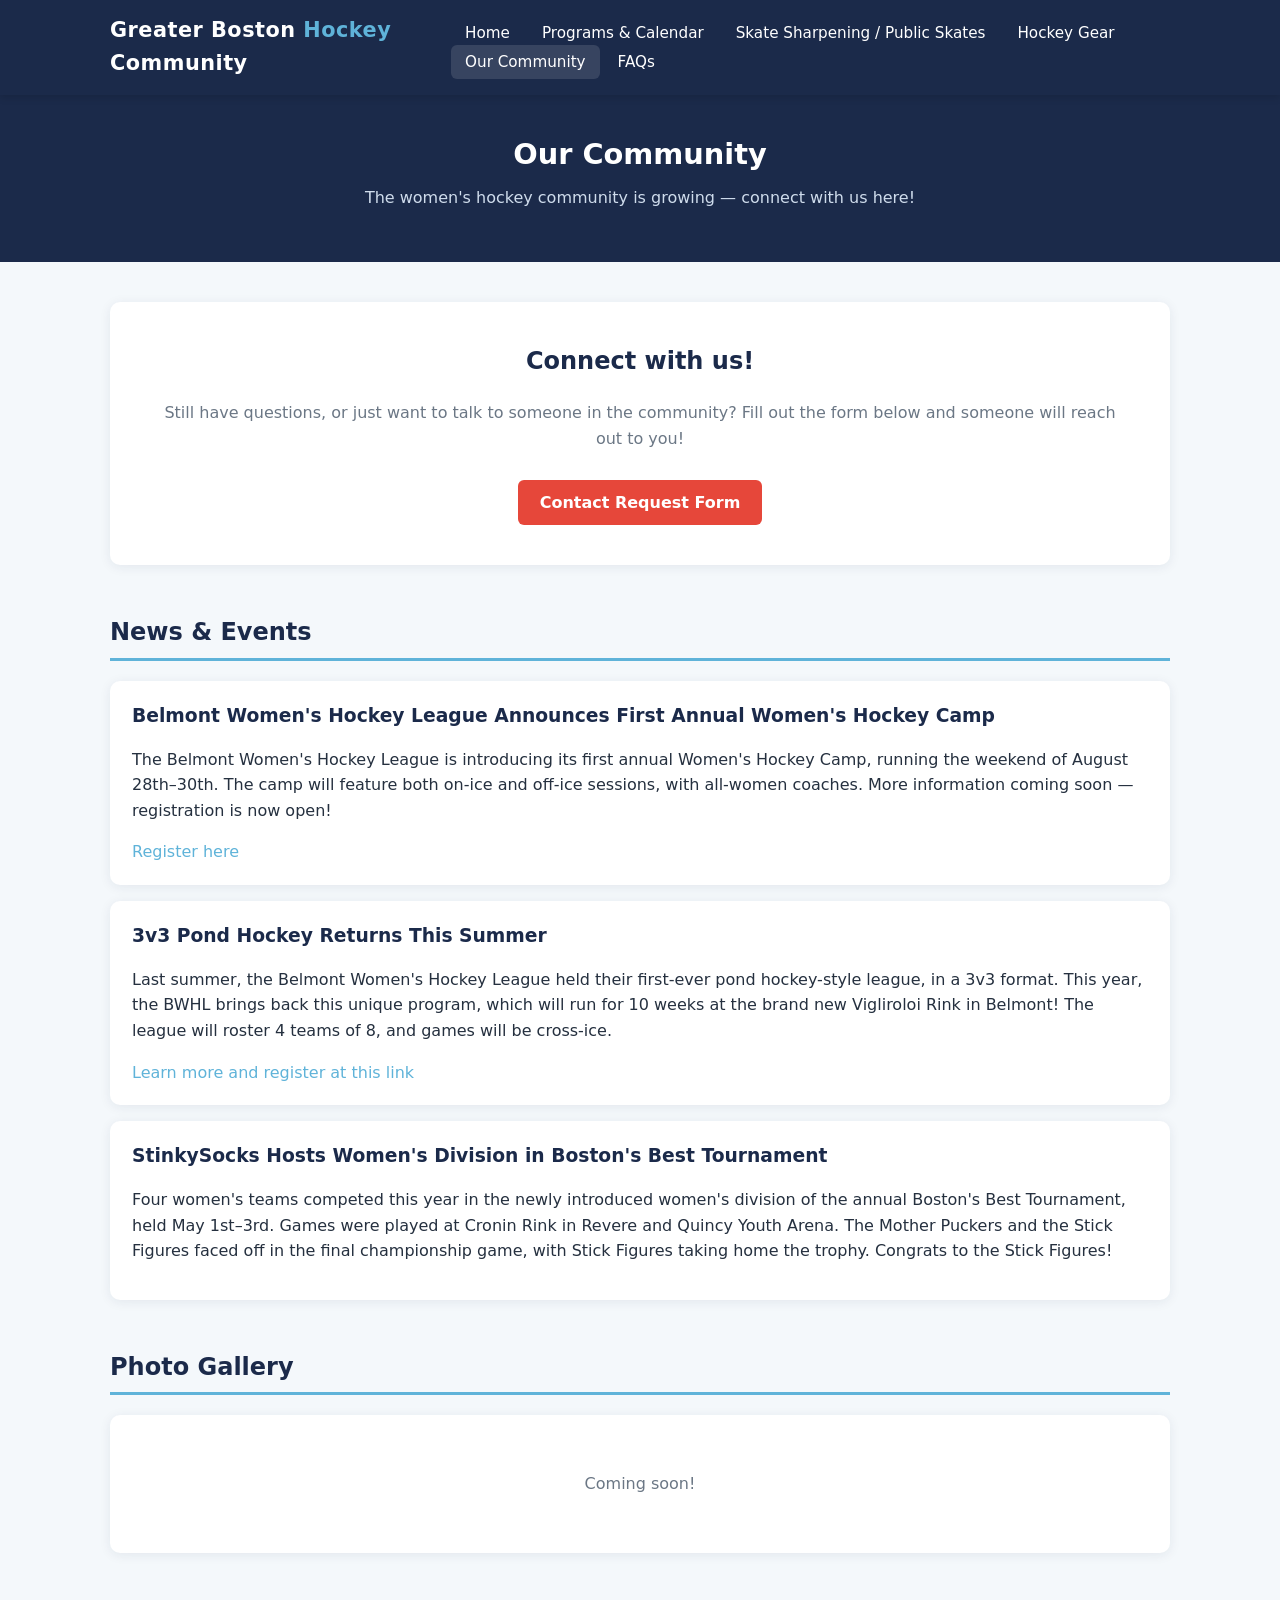
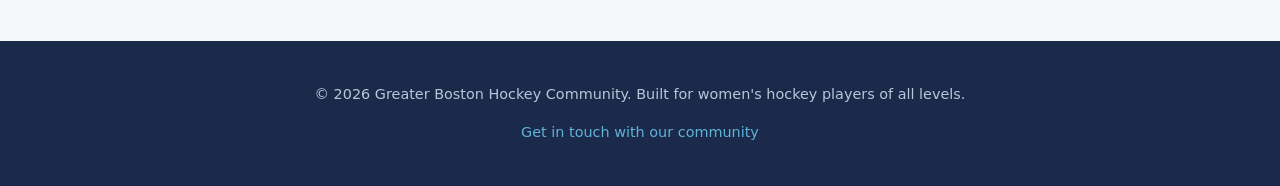
<file: community.html>
<!DOCTYPE html>
<html lang="en">
<head>
  <meta charset="UTF-8" />
  <meta name="viewport" content="width=device-width, initial-scale=1.0" />
  <title>Our Community | Greater Boston Hockey Community</title>
  <meta name="description" content="News, events, and updates from the Greater Boston hockey community — leagues, camps, and local hockey happenings." />
  <link rel="stylesheet" href="css/style.css" />
</head>
<body>

  <div class="page-header">
    <h1>Our Community</h1>
    <p>The women's hockey community is growing — connect with us here!</p>
  </div>

  <main>
    <div class="section coming-soon">
      <h2>Connect with us!</h2>
      <p>Still have questions, or just want to talk to someone in the community? Fill out the form below and someone will reach out to you!</p>
      <div class="cta-row">
        <a class="btn btn-accent" href="https://forms.gle/emENYDkDmKcyAKp9A" target="_blank" rel="noopener">Contact Request Form</a>
      </div>
    </div>

    <div class="section">
      <h2 style="color:#1b2a4a; border-bottom:3px solid #5fb3d9; padding-bottom:6px;">News &amp; Events</h2>

      <div class="news-item">
        <h3>Belmont Women's Hockey League Announces First Annual Women's Hockey Camp</h3>
        <p>The Belmont Women's Hockey League is introducing its first annual Women's Hockey Camp, running the weekend of August 28th–30th. The camp will feature both on-ice and off-ice sessions, with all-women coaches. More information coming soon — registration is now open!</p>
        <a href="https://www.belmontwomenshockey.org/programs" target="_blank" rel="noopener">Register here</a>
      </div>
    
      <div class="news-item">
        <h3>3v3 Pond Hockey Returns This Summer</h3>
        <p>Last summer, the Belmont Women's Hockey League held their first-ever pond hockey-style league, in a 3v3 format. This year, the BWHL brings back this unique program, which will run for 10 weeks at the brand new Vigliroloi Rink in Belmont! The league will roster 4 teams of 8, and games will be cross-ice.</p>
        <a href="https://www.belmontwomenshockey.org/programs" target="_blank" rel="noopener">Learn more and register at this link</a>
      </div>

      <div class="news-item">
        <h3>StinkySocks Hosts Women's Division in Boston's Best Tournament</h3>
        <p>Four women's teams competed this year in the newly introduced women's division of the annual Boston's Best Tournament, held May 1st–3rd. Games were played at Cronin Rink in Revere and Quincy Youth Arena. The Mother Puckers and the Stick Figures faced off in the final championship game, with Stick Figures taking home the trophy. Congrats to the Stick Figures!</p>
      </div>
    </div>

    <div class="section">
      <h2 style="color:#1b2a4a; border-bottom:3px solid #5fb3d9; padding-bottom:6px;">Photo Gallery</h2>
      <div class="coming-soon">
        <p>Coming soon!</p>
      </div>
    </div>
  </main>

  <script src="js/layout.js"></script>
</body>
</html>
</file>
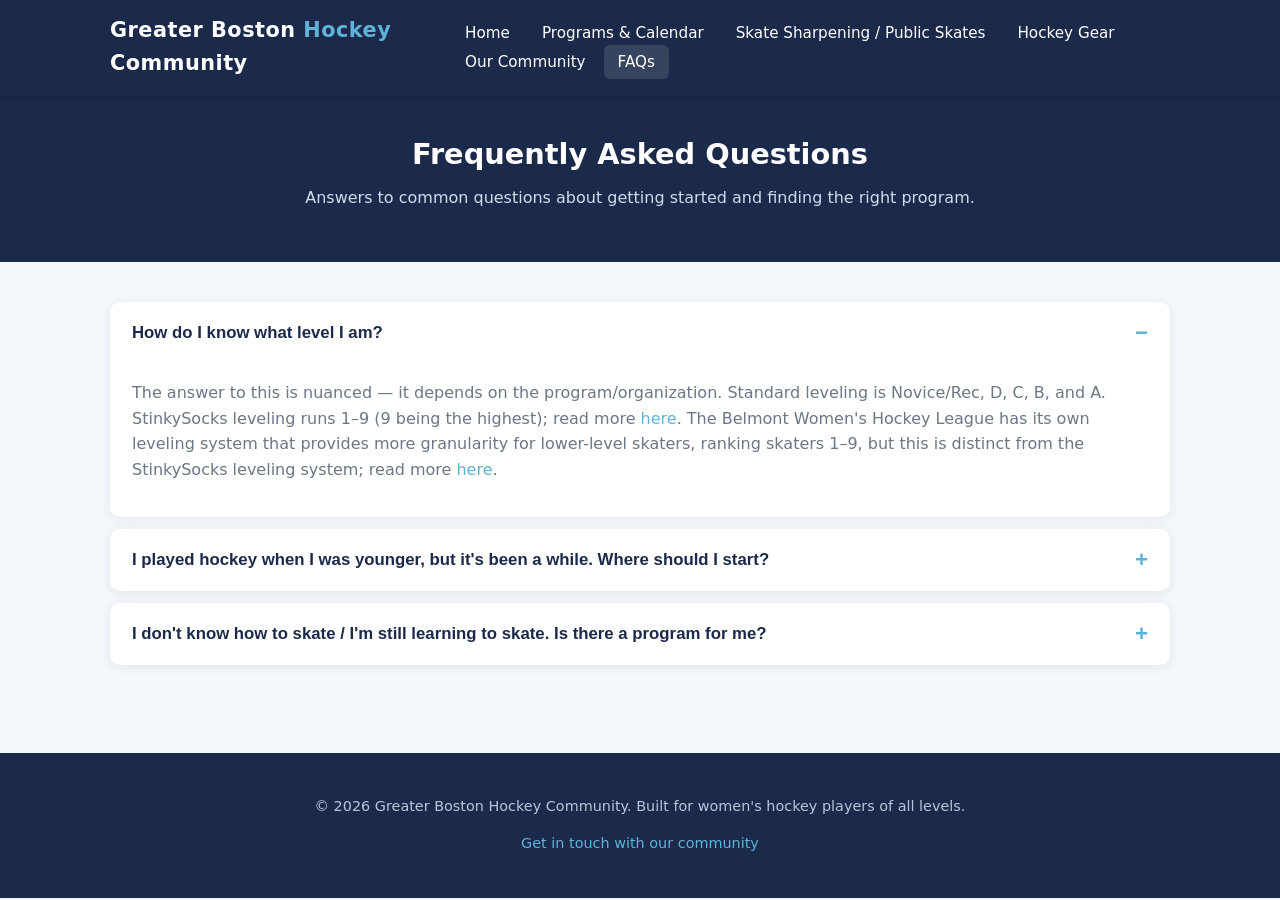
<file: faqs.html>
<!DOCTYPE html>
<html lang="en">
<head>
  <meta charset="UTF-8" />
  <meta name="viewport" content="width=device-width, initial-scale=1.0" />
  <title>FAQs | Greater Boston Hockey Community</title>
  <meta name="description" content="Answers to common questions about Greater Boston hockey leagues, programs, registration, and more." />
  <link rel="stylesheet" href="css/style.css" />
</head>
<body>
  <div class="page-header">
    <h1>Frequently Asked Questions</h1>
    <p>Answers to common questions about getting started and finding the right program.</p>
  </div>
  <main>
    <div class="section" id="faqContainer">
      <div class="faq-item open">
        <button class="faq-question">How do I know what level I am?</button>
        <div class="faq-answer">
          <p>The answer to this is nuanced — it depends on the program/organization. Standard leveling is Novice/Rec, D, C, B, and A. StinkySocks leveling runs 1–9 (9 being the highest); read more <a href="https://www.stinkysocks.net/about/levels/" target="_blank" rel="noopener">here</a>. The Belmont Women's Hockey League has its own leveling system that provides more granularity for lower-level skaters, ranking skaters 1–9, but this is distinct from the StinkySocks leveling system; read more <a href="https://www.belmontwomenshockey.org/rankings" target="_blank" rel="noopener">here</a>.</p>
        </div>
      </div>
      <div class="faq-item">
        <button class="faq-question">I played hockey when I was younger, but it's been a while. Where should I start?</button>
        <div class="faq-answer">
          <p>Right now, with more limited summer programming, a great place to start is the StinkySocks Skills Clinics (Mondays &amp; Fridays, Somerville) &mdash; co-ed, no multi-week commitment, and no jersey required. Or come to the Women's No-Commitment Game in Belmont, also commitment-free and welcoming to a range of skill levels (jersey purchase required in advance &mdash; visit <a href="https://www.stinkysocks.net/" target="_blank" rel="noopener">StinkySocks.net</a>). Warrior Arena also runs <a href="https://www.warrioricearena.com/skating-hockey-programs/?program=adult-hockey" target="_blank" rel="noopener">Women's Skills</a> year-round for a range of skill levels.</p>
        </div>
      </div>
      <div class="faq-item">
        <button class="faq-question">I don't know how to skate / I'm still learning to skate. Is there a program for me?</button>
        <div class="faq-answer">
          <p>Most of the beginner/learn-to-play programs are open to those still learning basic skating skills, especially the Somerville and Cambridge LTP programs. Check out our <a href="programs.html">Programs &amp; Calendar</a> page for the full list.</p>
        </div>
      </div>
    </div>
  </main>
  <script>
    document.querySelectorAll(".faq-question").forEach((btn) => {
      btn.addEventListener("click", () => {
        btn.parentElement.classList.toggle("open");
      });
    });
  </script>
  <script src="js/layout.js"></script>
</body>
</html>
</file>
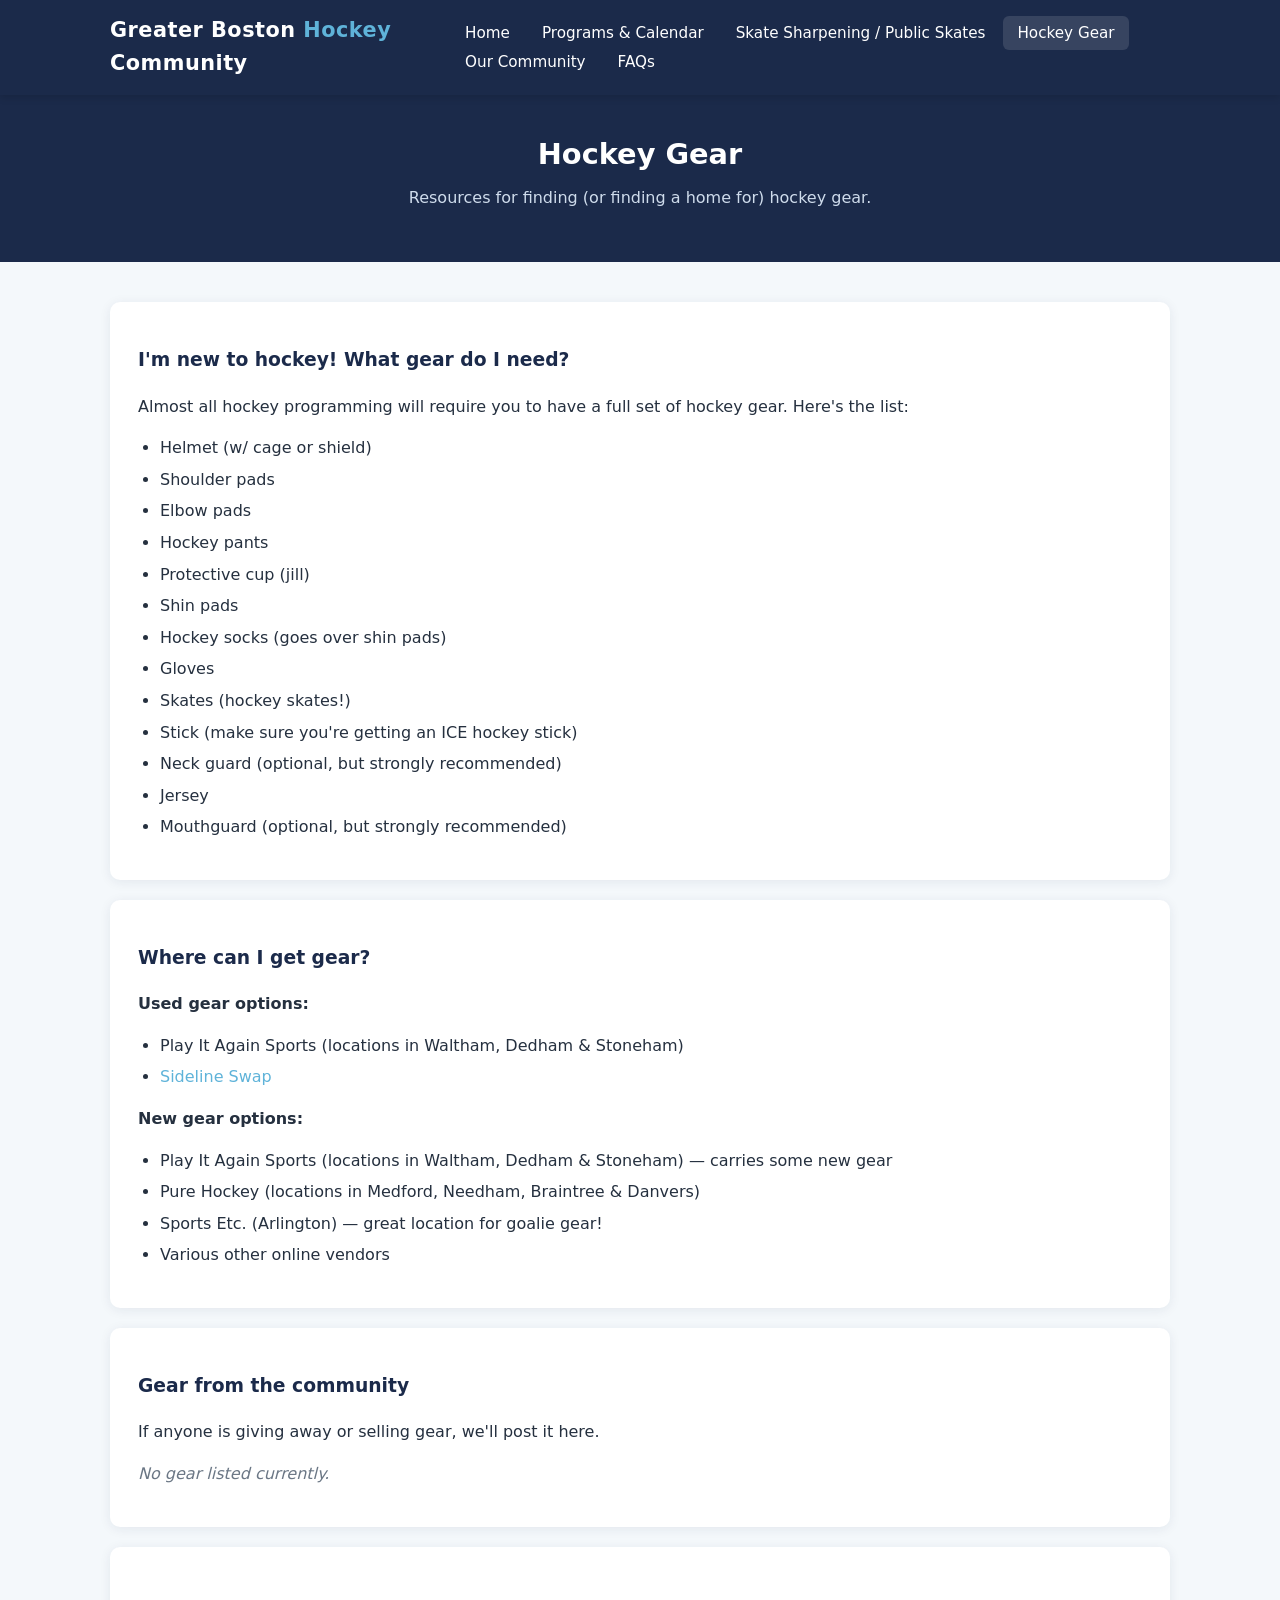
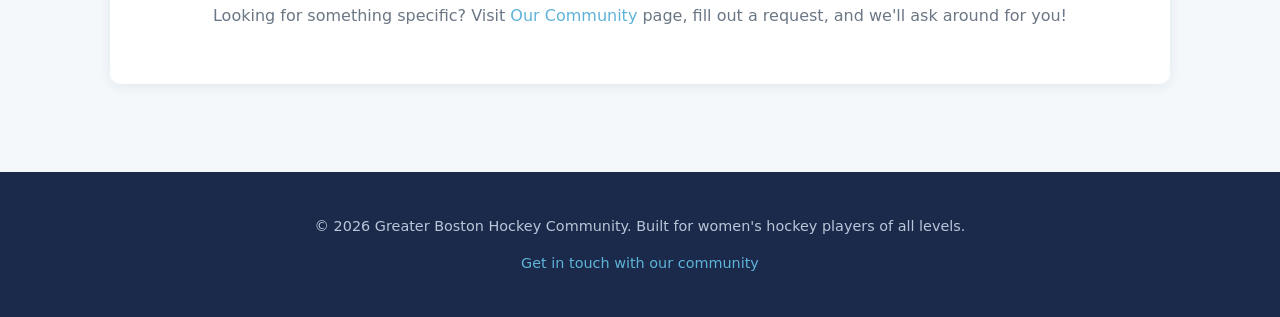
<file: gear.html>
<!DOCTYPE html>
<html lang="en">
<head>
  <meta charset="UTF-8" />
  <meta name="viewport" content="width=device-width, initial-scale=1.0" />
  <title>Hockey Gear | Greater Boston Hockey Community</title>
   <meta name="description" content="Find hockey gear shops, swaps, and resources for players across the Greater Boston area." />
  <link rel="stylesheet" href="css/style.css" />
</head>
<body>

  <div class="page-header">
    <h1>Hockey Gear</h1>
    <p>Resources for finding (or finding a home for) hockey gear.</p>
  </div>

  <main>
    <div class="section gear-list">
      <h3>I'm new to hockey! What gear do I need?</h3>
      <p>Almost all hockey programming will require you to have a full set of hockey gear. Here's the list:</p>
      <ul>
        <li>Helmet (w/ cage or shield)</li>
        <li>Shoulder pads</li>
        <li>Elbow pads</li>
        <li>Hockey pants</li>
        <li>Protective cup (jill)</li>
        <li>Shin pads</li>
        <li>Hockey socks (goes over shin pads)</li>
        <li>Gloves</li>
        <li>Skates (hockey skates!)</li>
        <li>Stick (make sure you're getting an ICE hockey stick)</li>
        <li>Neck guard (optional, but strongly recommended)</li>
        <li>Jersey</li>
        <li>Mouthguard (optional, but strongly recommended)</li>
      </ul>
    </div>

    <div class="section gear-list">
      <h3>Where can I get gear?</h3>
      <p><strong>Used gear options:</strong></p>
      <ul>
        <li>Play It Again Sports (locations in Waltham, Dedham &amp; Stoneham)</li>
        <li><a href="https://sidelineswap.com/" target="_blank" rel="noopener">Sideline Swap</a></li>
      </ul>
      <p><strong>New gear options:</strong></p>
      <ul>
        <li>Play It Again Sports (locations in Waltham, Dedham &amp; Stoneham) — carries some new gear</li>
        <li>Pure Hockey (locations in Medford, Needham, Braintree &amp; Danvers)</li>
        <li>Sports Etc. (Arlington) — great location for goalie gear!</li>
        <li>Various other online vendors</li>
      </ul>
    </div>

    <div class="section gear-list">
      <h3>Gear from the community</h3>
      <p>If anyone is giving away or selling gear, we'll post it here.</p>
      <p style="color:#6b7785;"><em>No gear listed currently.</em></p>
    </div>

    <div class="section coming-soon">
      <p>Looking for something specific? Visit <a href="community.html">Our Community</a> page, fill out a request, and we'll ask around for you!</p>
    </div>
  </main>

  <script src="js/layout.js"></script>
</body>
</html>
</file>
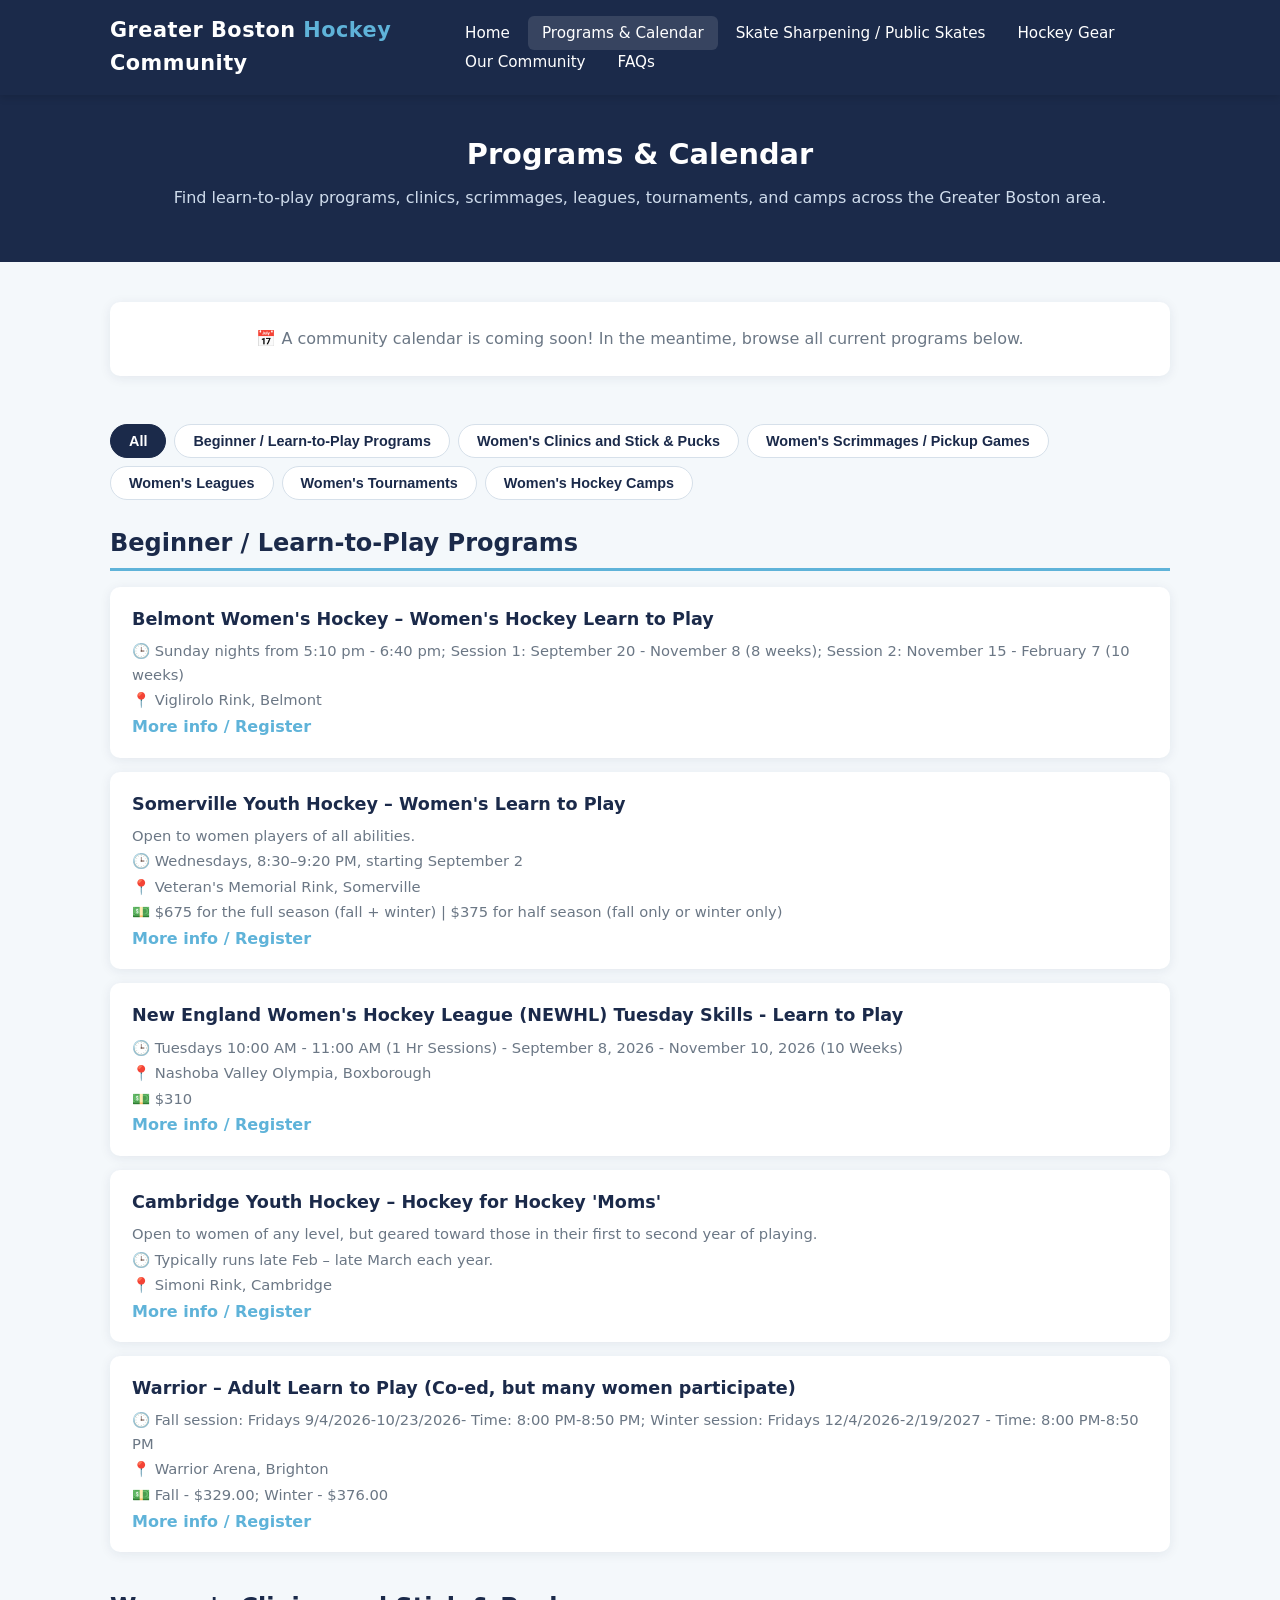
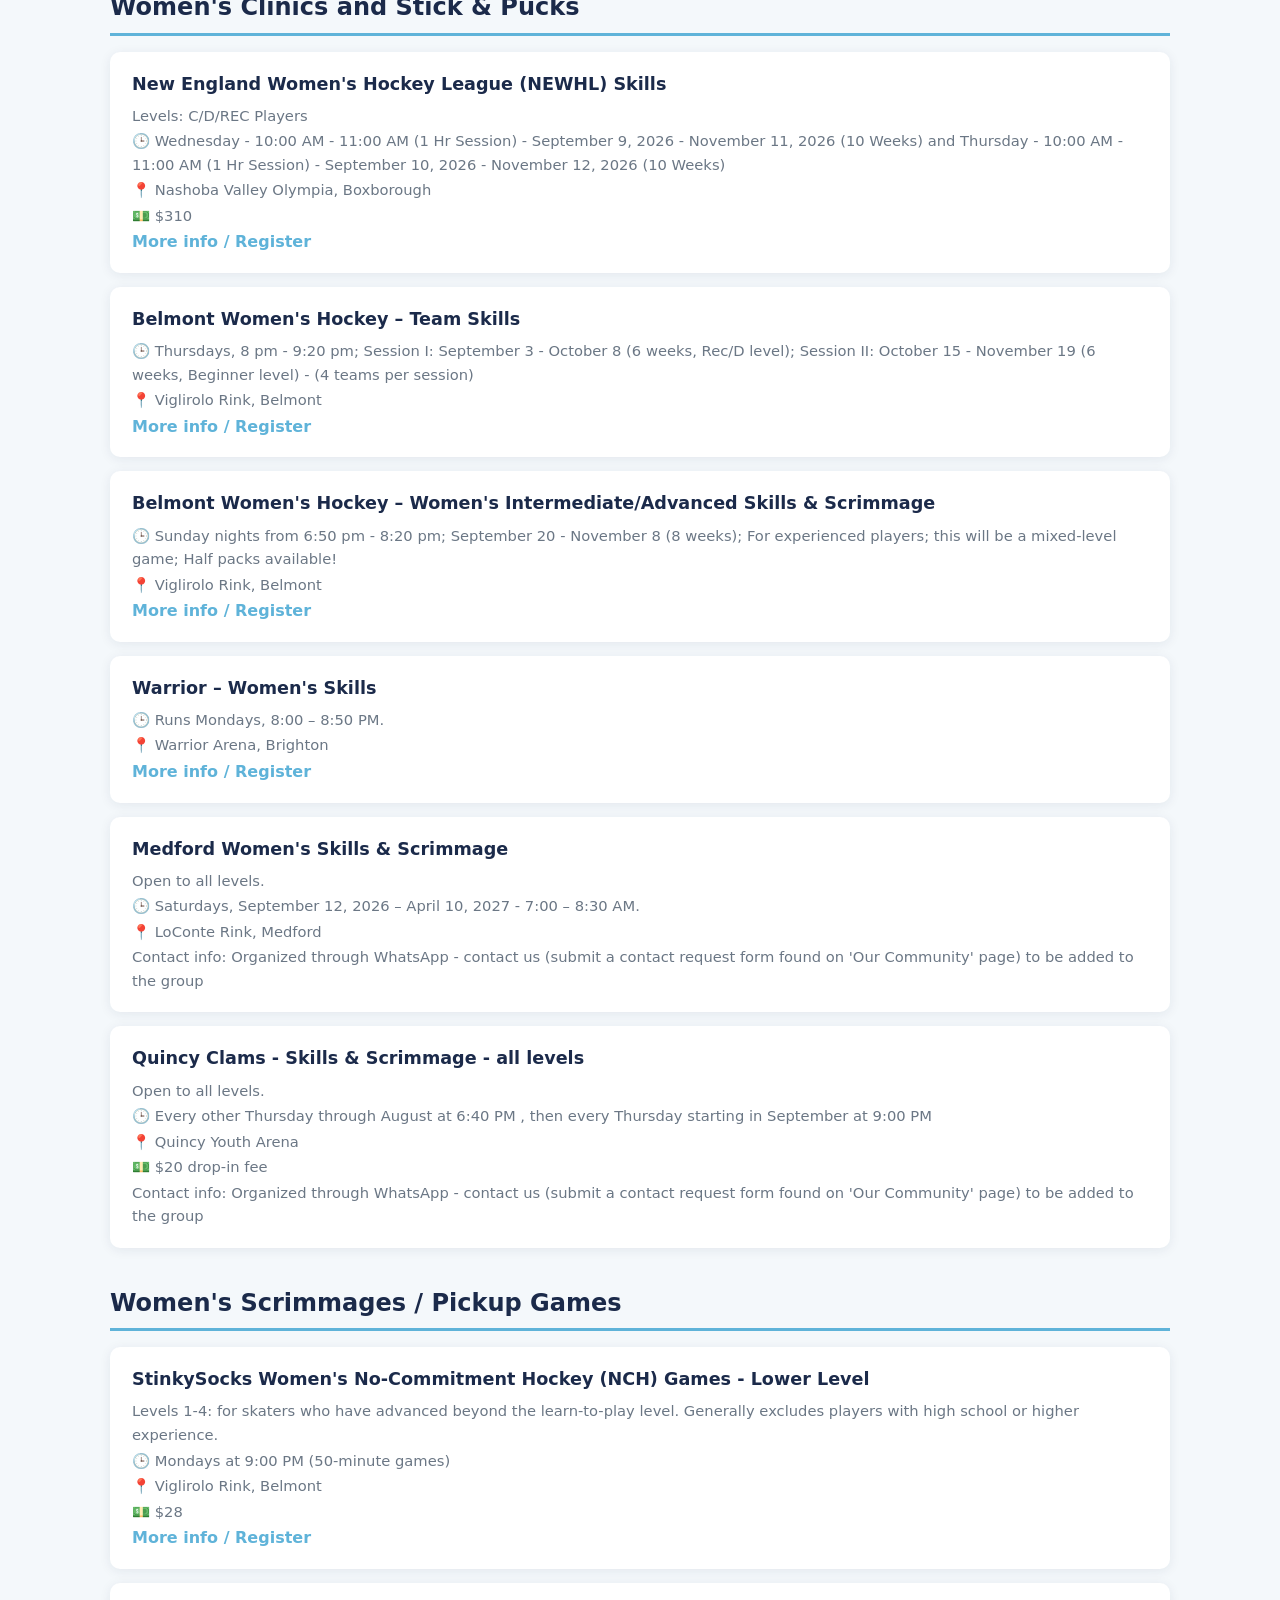
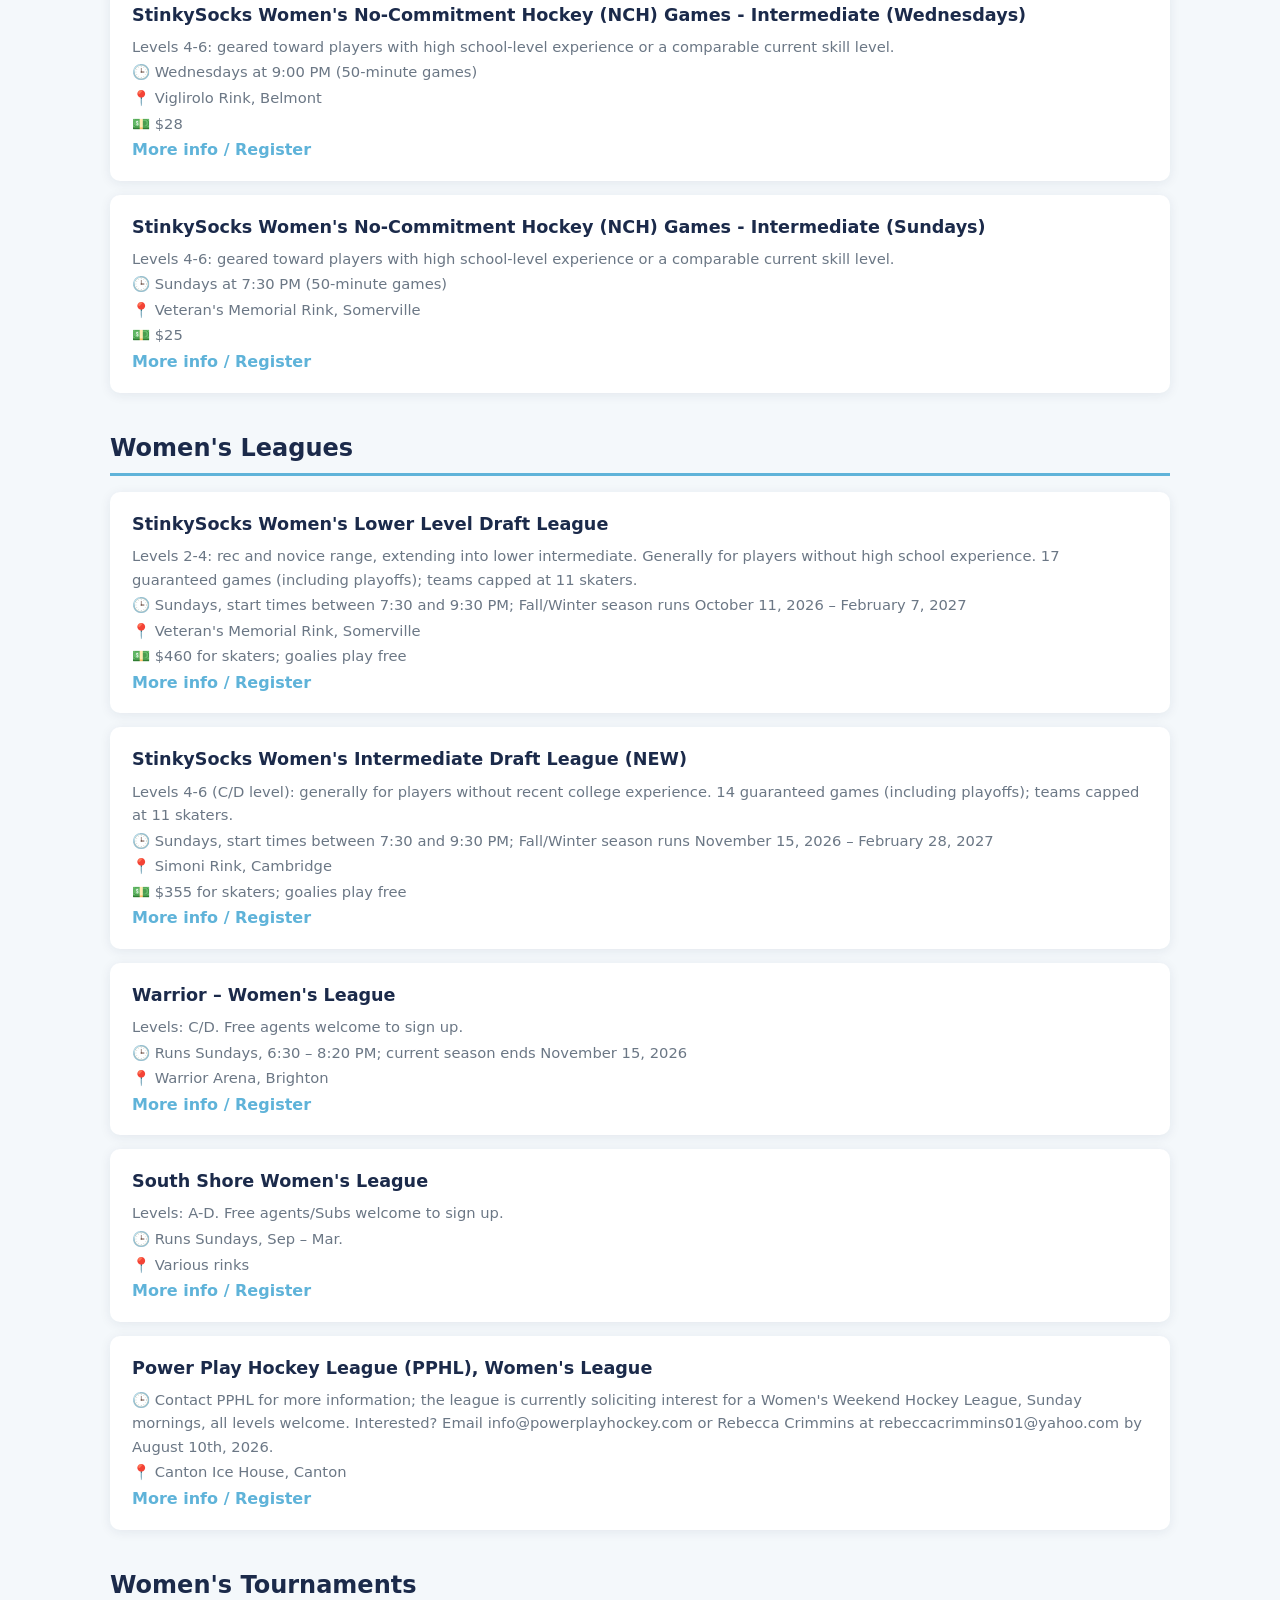
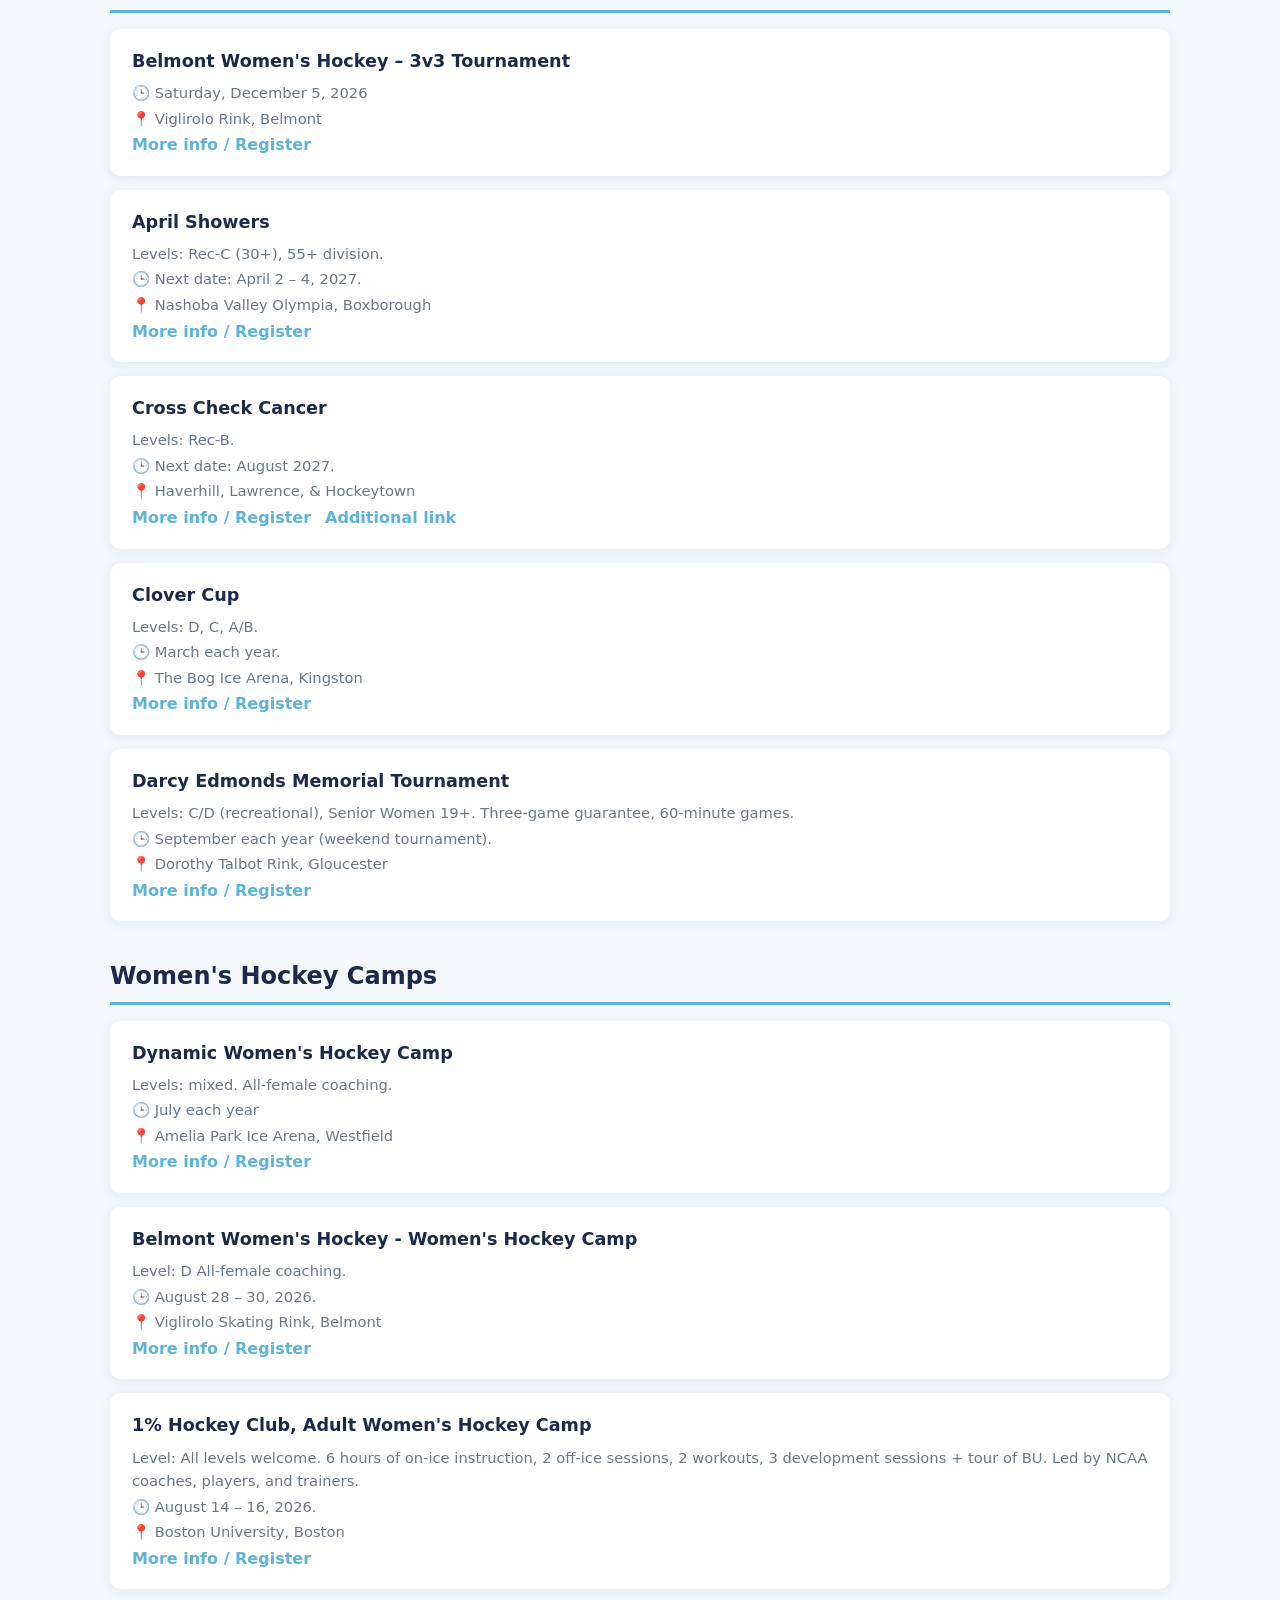
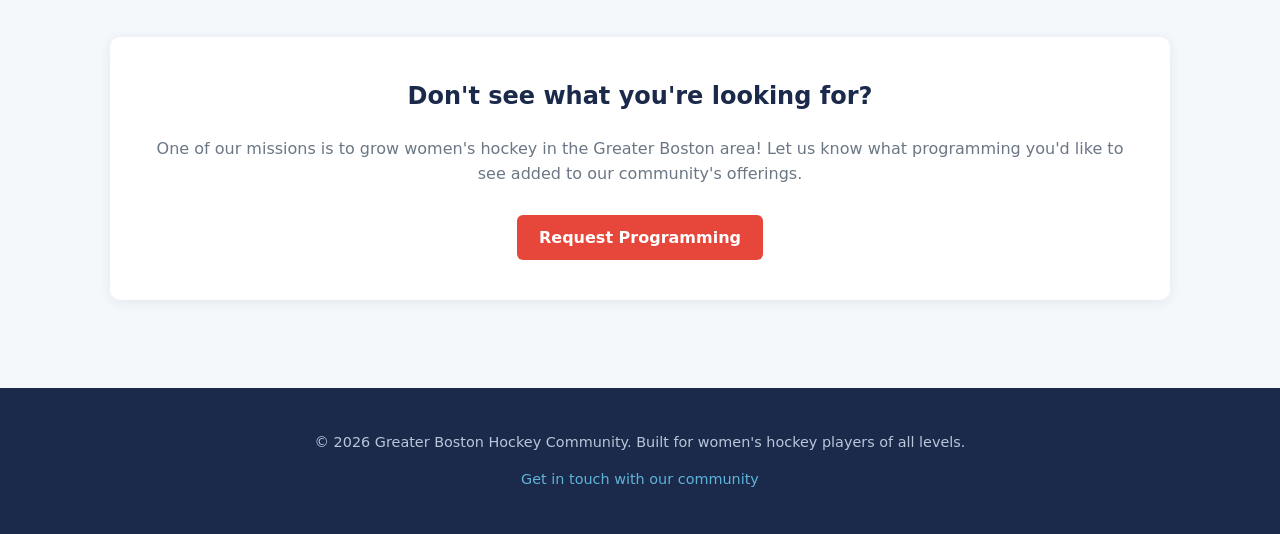
<file: programs.html>
<!DOCTYPE html>
<html lang="en">
<head>
  <meta charset="UTF-8" />
  <meta name="viewport" content="width=device-width, initial-scale=1.0" />
  <title>Programs &amp; Calendar | Greater Boston Hockey Community</title>
  <meta name="description" content="Browse hockey leagues, clinics, scrimmages, tournaments, and camps for all skill levels in the Greater Boston area." />
  <link rel="stylesheet" href="css/style.css" />
</head>
<body>

  <div class="page-header">
    <h1>Programs &amp; Calendar</h1>
    <p>Find learn-to-play programs, clinics, scrimmages, leagues, tournaments, and camps across the Greater Boston area.</p>
  </div>

  <main>
    <div class="section text-center" style="background:#fff; border-radius:10px; box-shadow:0 2px 12px rgba(27,42,74,0.08); padding:24px;">
      <p style="margin:0; color:#6b7785;">📅 A community calendar is coming soon! In the meantime, browse all current programs below.</p>
    </div>

    <div class="section">
      <div class="filter-bar" id="filterBar">
        <button class="active" data-filter="all">All</button>
      </div>
      <div id="programContainer"></div>
    </div>

    <div class="section coming-soon">
      <h2>Don't see what you're looking for?</h2>
      <p>One of our missions is to grow women's hockey in the Greater Boston area! Let us know what programming you'd like to see added to our community's offerings.</p>
      <div class="cta-row">
        <a class="btn btn-accent" href="https://forms.gle/TvKXgBeiuTJtnwtv7" target="_blank" rel="noopener">Request Programming</a>
      </div>
    </div>
  </main>

  <script src="data/programs.js"></script>
  <script>
    const container = document.getElementById("programContainer");
    const filterBar = document.getElementById("filterBar");
    const categories = Object.keys(programData);

    // Build filter buttons
    categories.forEach((cat) => {
      const btn = document.createElement("button");
      btn.textContent = cat;
      btn.dataset.filter = cat;
      filterBar.appendChild(btn);
    });

    function renderPrograms(filter) {
      container.innerHTML = "";
      const cats = filter === "all" ? categories : [filter];

      cats.forEach((cat) => {
        const block = document.createElement("div");
        block.className = "category-block";

        const heading = document.createElement("h2");
        heading.textContent = cat;
        block.appendChild(heading);

        programData[cat].forEach((p) => {
          const div = document.createElement("div");
          div.className = "program";

          let html = `<h3>${p.name}</h3>`;
          if (p.details) html += `<div class="meta">${p.details}</div>`;
          if (p.schedule) html += `<div class="meta">🕒 ${p.schedule}</div>`;
          if (p.location) html += `<div class="meta">📍 ${p.location}</div>`;
          if (p.cost) html += `<div class="meta">💵 ${p.cost}</div>`;
          if (p.contact) html += `<div class="meta">${p.contact}</div>`;
          if (p.link || p.link2) {
            html += `<div class="links">`;
            if (p.link) html += `<a href="${p.link}" target="_blank" rel="noopener">More info / Register</a>`;
            if (p.link2) html += `<a href="${p.link2}" target="_blank" rel="noopener">Additional link</a>`;
            html += `</div>`;
          }

          div.innerHTML = html;
          block.appendChild(div);
        });

        container.appendChild(block);
      });
    }

    filterBar.addEventListener("click", (e) => {
      if (e.target.tagName !== "BUTTON") return;
      filterBar.querySelectorAll("button").forEach((b) => b.classList.remove("active"));
      e.target.classList.add("active");
      renderPrograms(e.target.dataset.filter);
    });

    renderPrograms("all");
  </script>

  <script src="js/layout.js"></script>
</body>
</html>
</file>
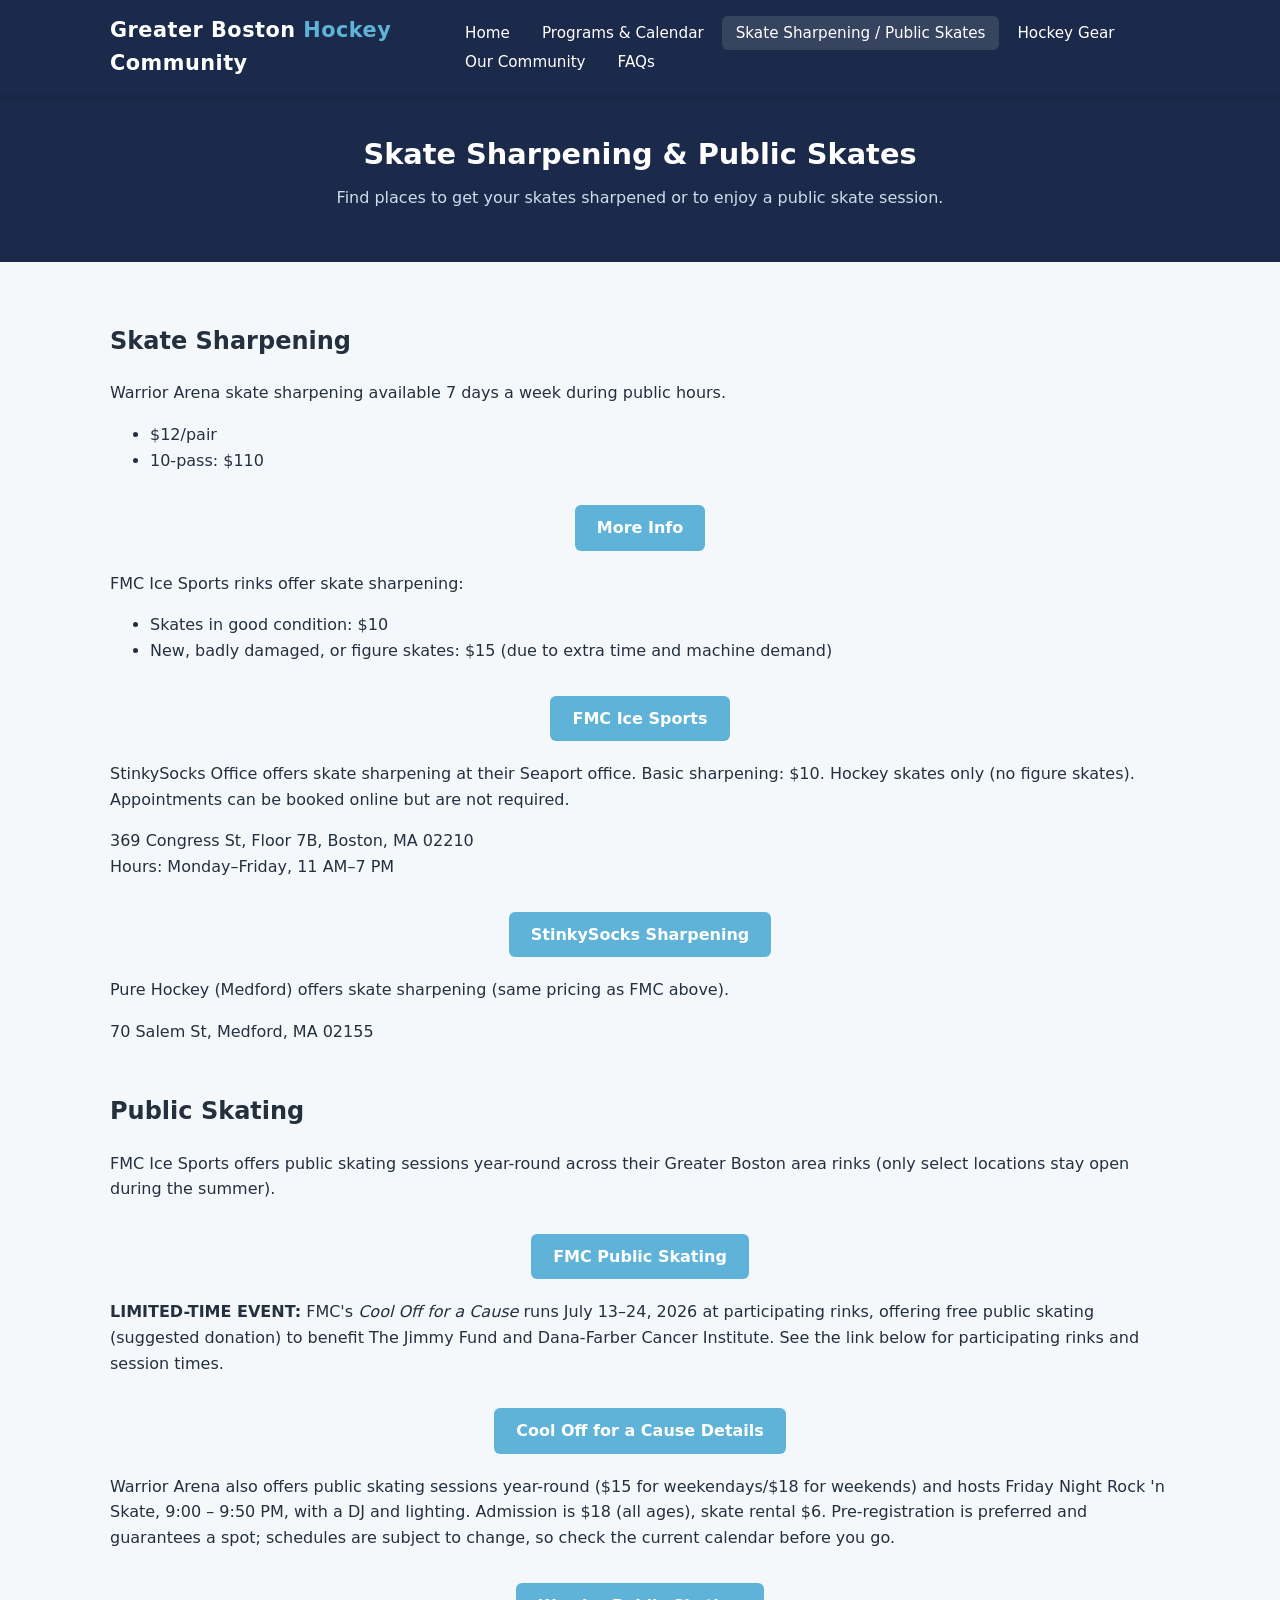
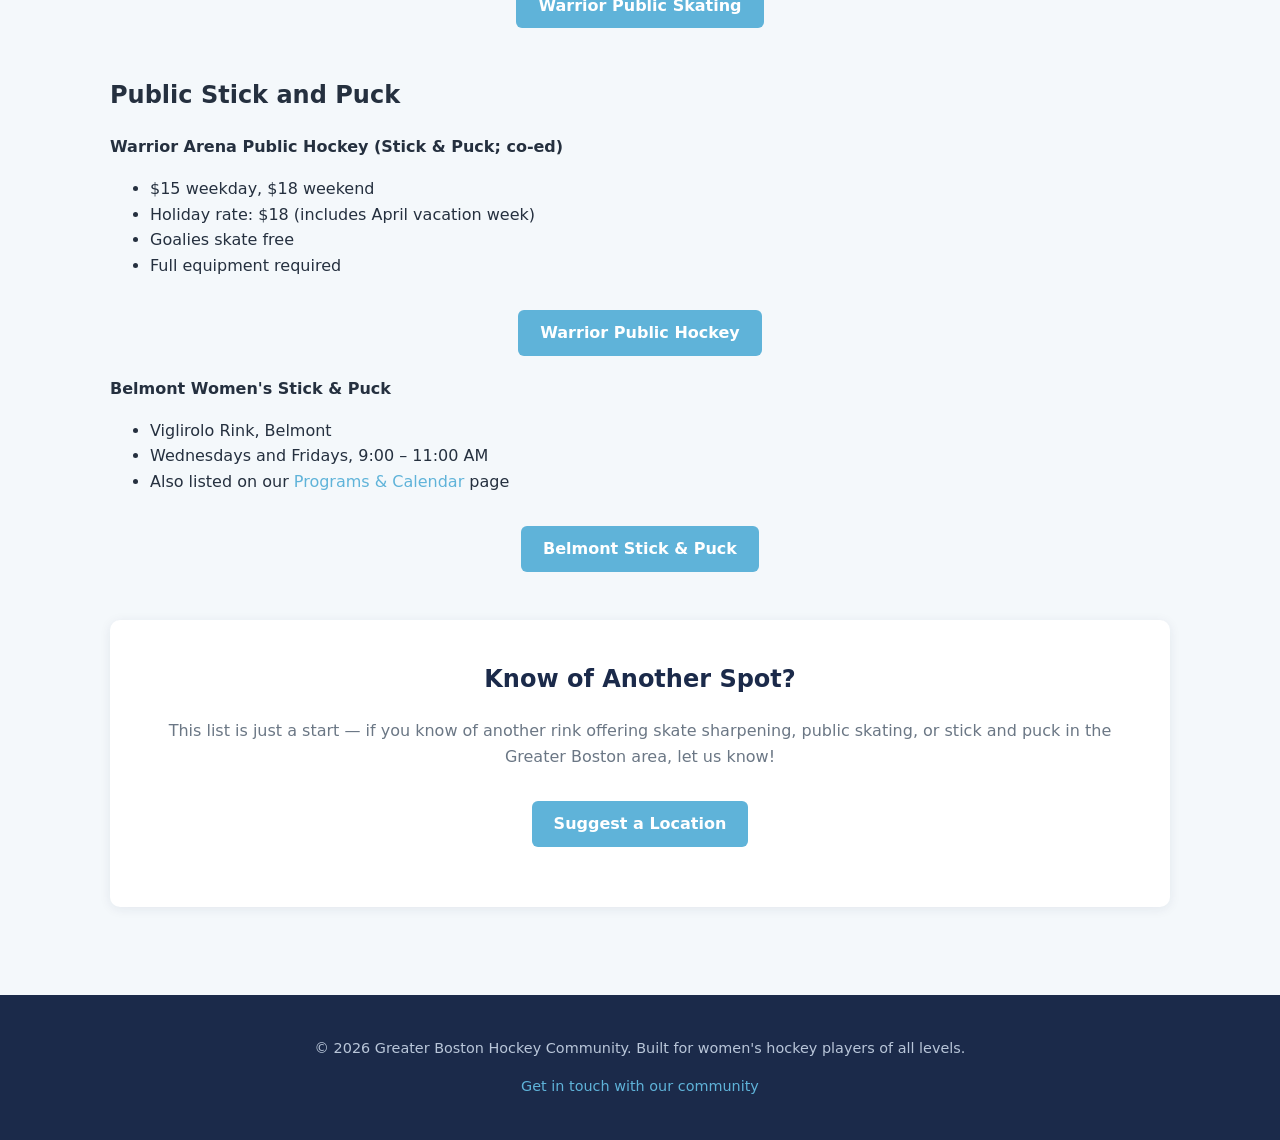
<file: skating.html>
<!DOCTYPE html>
<html lang="en">
<head>
  <meta charset="UTF-8" />
  <meta name="viewport" content="width=device-width, initial-scale=1.0" />
  <title>Skate Sharpening &amp; Public Skates | Greater Boston Hockey Community</title>
  <meta name="description" content="Find rinks offering skate sharpening and public skate sessions across the Greater Boston area." />
  <link rel="stylesheet" href="css/style.css" />
  <style>
    .cta-row { margin: 20px 0; }
  </style>
</head>
<body>
  <div class="page-header">
    <h1>Skate Sharpening &amp; Public Skates</h1>
    <p>Find places to get your skates sharpened or to enjoy a public skate session.</p>
  </div>
  <main>
    <div class="section">
      <h2>Skate Sharpening</h2>
      <p>Warrior Arena skate sharpening available 7 days a week during public hours.</p>
      <ul>
        <li>$12/pair</li>
        <li>10-pass: $110</li>
      </ul>
      <div class="cta-row">
        <a class="btn" href="https://www.warrioricearena.com/public-sessions/" target="_blank" rel="noopener">More Info</a>
      </div>

      <p>FMC Ice Sports rinks offer skate sharpening:</p>
      <ul>
        <li>Skates in good condition: $10</li>
        <li>New, badly damaged, or figure skates: $15 (due to extra time and machine demand)</li>
      </ul>
      <div class="cta-row">
        <a class="btn" href="https://fmcicesports.com/" target="_blank" rel="noopener">FMC Ice Sports</a>
      </div>

      <p>StinkySocks Office offers skate sharpening at their Seaport office. Basic sharpening: $10. Hockey skates only (no figure skates). Appointments can be booked online but are not required.</p>
      <p>369 Congress St, Floor 7B, Boston, MA 02210<br />Hours: Monday&ndash;Friday, 11 AM&ndash;7 PM</p>
      <div class="cta-row">
        <a class="btn" href="https://stinkysocks.net" target="_blank" rel="noopener">StinkySocks Sharpening</a>
      </div>

      <p>Pure Hockey (Medford) offers skate sharpening (same pricing as FMC above).</p>
      <p>70 Salem St, Medford, MA 02155</p>
    </div>
    <div class="section">
      <h2>Public Skating</h2>
      <p>FMC Ice Sports offers public skating sessions year-round across their Greater Boston area rinks (only select locations stay open during the summer).</p>
      <div class="cta-row">
        <a class="btn" href="https://fmcicesports.com/public-skating/" target="_blank" rel="noopener">FMC Public Skating</a>
      </div>
      <p><strong>LIMITED-TIME EVENT:</strong> FMC's <em>Cool Off for a Cause</em> runs July 13&ndash;24, 2026 at participating rinks, offering free public skating (suggested donation) to benefit The Jimmy Fund and Dana-Farber Cancer Institute. See the link below for participating rinks and session times.</p>
      <div class="cta-row">
        <a class="btn" href="https://fmcicesports.com/cool-off-for-a-cause/" target="_blank" rel="noopener">Cool Off for a Cause Details</a>
      </div>
      <p>Warrior Arena also offers public skating sessions year-round ($15 for weekendays/$18 for weekends) and hosts Friday Night Rock 'n Skate, 9:00 &ndash; 9:50 PM, with a DJ and lighting. Admission is $18 (all ages), skate rental $6. Pre-registration is preferred and guarantees a spot; schedules are subject to change, so check the current calendar before you go.</p>
      <div class="cta-row">
        <a class="btn" href="https://www.warrioricearena.com/public-sessions/" target="_blank" rel="noopener">Warrior Public Skating</a>
      </div>
    </div>
    <div class="section">
      <h2>Public Stick and Puck</h2>
      <p><strong>Warrior Arena Public Hockey (Stick &amp; Puck; co-ed)</strong></p>
      <ul>
        <li>$15 weekday, $18 weekend</li>
        <li>Holiday rate: $18 (includes April vacation week)</li>
        <li>Goalies skate free</li>
        <li>Full equipment required</li>
      </ul>
      <div class="cta-row">
        <a class="btn" href="https://www.warrioricearena.com/public-sessions/" target="_blank" rel="noopener">Warrior Public Hockey</a>
      </div>

      <p><strong>Belmont Women's Stick &amp; Puck</strong></p>
      <ul>
        <li>Viglirolo Rink, Belmont</li>
        <li>Wednesdays and Fridays, 9:00 &ndash; 11:00 AM</li>
        <li>Also listed on our <a href="programs.html">Programs &amp; Calendar</a> page</li>
      </ul>
      <div class="cta-row">
        <a class="btn" href="https://belmontma.myrec.com/info/activities/program_details.aspx?ProgramID=30253" target="_blank" rel="noopener">Belmont Stick &amp; Puck</a>
      </div>
    </div>
    <div class="section coming-soon">
      <h2>Know of Another Spot?</h2>
      <p>This list is just a start &mdash; if you know of another rink offering skate sharpening, public skating, or stick and puck in the Greater Boston area, let us know!</p>
      <div class="cta-row">
        <a class="btn" href="https://forms.gle/XtWcT37QPtJnhYLUA" target="_blank">Suggest a Location</a>
      </div>
    </div>
  </main>
  <script src="js/layout.js"></script>
</body>
</html>
</file>
<file: css/style.css>
:root {
  --navy: #1b2a4a;
  --ice-blue: #5fb3d9;
  --light-bg: #f4f8fb;
  --accent: #e6473a;
  --text: #25303f;
  --muted: #6b7785;
  --white: #ffffff;
  --radius: 10px;
  --shadow: 0 2px 12px rgba(27, 42, 74, 0.08);
  --max-width: 1100px;
}

* { box-sizing: border-box; }

html { scroll-behavior: smooth; }

body {
  margin: 0;
  font-family: 'Segoe UI', system-ui, -apple-system, Roboto, Helvetica, Arial, sans-serif;
  color: var(--text);
  background: var(--light-bg);
  line-height: 1.6;
}

a { color: var(--ice-blue); text-decoration: none; }
a:hover { text-decoration: underline; }

img { max-width: 100%; display: block; border-radius: var(--radius); }

/* Header */
header.site-header {
  background: var(--navy);
  color: var(--white);
  position: sticky;
  top: 0;
  z-index: 100;
  box-shadow: 0 2px 8px rgba(0,0,0,0.15);
}

.header-inner {
  max-width: var(--max-width);
  margin: 0 auto;
  display: flex;
  align-items: center;
  justify-content: space-between;
  padding: 14px 20px;
}

.site-title {
  font-size: 1.3rem;
  font-weight: 700;
  color: var(--white);
  letter-spacing: 0.5px;
}
.site-title span { color: var(--ice-blue); }

nav.main-nav ul {
  display: flex;
  flex-wrap: wrap;
  list-style: none;
  margin: 0;
  padding: 0;
  gap: 4px;
}

nav.main-nav a {
  color: var(--white);
  padding: 8px 14px;
  border-radius: 6px;
  font-size: 0.95rem;
  font-weight: 500;
  white-space: nowrap;
}

nav.main-nav a:hover,
nav.main-nav a.active {
  background: rgba(255,255,255,0.12);
  text-decoration: none;
}

.nav-toggle {
  display: none;
  background: none;
  border: none;
  color: var(--white);
  font-size: 1.6rem;
  cursor: pointer;
}

@media (max-width: 800px) {
  .nav-toggle { display: block; }
  nav.main-nav {
    display: none;
    width: 100%;
  }
  nav.main-nav.open { display: block; }
  nav.main-nav ul { flex-direction: column; }
  .header-inner { flex-wrap: wrap; }
}

/* Hero */
.hero {
  background: linear-gradient(135deg, var(--navy) 0%, #2c4570 100%);
  color: var(--white);
  padding: 60px 20px;
  text-align: center;
}
.hero h1 {
  font-size: 2.2rem;
  margin: 0 0 14px;
}
.hero p {
  max-width: 700px;
  margin: 0 auto;
  font-size: 1.1rem;
  color: #dbe6f3;
}

/* Page header (non-home pages) */
.page-header {
  background: var(--navy);
  color: var(--white);
  padding: 36px 20px;
  text-align: center;
}
.page-header h1 { margin: 0; font-size: 1.8rem; }
.page-header p { color: #cfdcec; margin-top: 8px; }

/* Layout containers */
main {
  max-width: var(--max-width);
  margin: 0 auto;
  padding: 40px 20px;
}

.section {
  margin-bottom: 48px;
}

/* Card grid */
.card-grid {
  display: grid;
  grid-template-columns: repeat(auto-fit, minmax(260px, 1fr));
  gap: 24px;
  margin-top: 24px;
}

.card {
  background: var(--white);
  border-radius: var(--radius);
  box-shadow: var(--shadow);
  overflow: hidden;
  display: flex;
  flex-direction: column;
}

.card img {
  width: 100%;
  height: 180px;
  object-fit: cover;
  border-radius: 0;
}

.card-body {
  padding: 20px;
  flex: 1;
  display: flex;
  flex-direction: column;
}

.card-body h3 {
  margin: 0 0 8px;
  color: var(--navy);
}

.card-body p {
  color: var(--muted);
  flex: 1;
}

.btn {
  display: inline-block;
  background: var(--ice-blue);
  color: var(--white);
  padding: 10px 22px;
  border-radius: 6px;
  font-weight: 600;
  margin-top: 12px;
  align-self: flex-start;
  transition: background 0.15s ease;
}
.btn:hover {
  background: #4a9bc2;
  text-decoration: none;
}
.btn-accent { background: var(--accent); }
.btn-accent:hover { background: #c8392f; }

/* Program list */
.category-block {
  margin-bottom: 36px;
}
.category-block h2 {
  color: var(--navy);
  border-bottom: 3px solid var(--ice-blue);
  padding-bottom: 6px;
  margin-bottom: 16px;
}

.program {
  background: var(--white);
  border-radius: var(--radius);
  box-shadow: var(--shadow);
  padding: 18px 22px;
  margin-bottom: 14px;
}
.program h3 {
  margin: 0 0 6px;
  color: var(--navy);
  font-size: 1.1rem;
}
.program .meta {
  color: var(--muted);
  font-size: 0.92rem;
  margin: 2px 0;
}
.program .links a {
  margin-right: 14px;
  font-weight: 600;
}

/* Filter bar */
.filter-bar {
  display: flex;
  flex-wrap: wrap;
  gap: 8px;
  margin-bottom: 24px;
}
.filter-bar button {
  background: var(--white);
  border: 1px solid #d6e0ea;
  border-radius: 20px;
  padding: 8px 18px;
  font-size: 0.9rem;
  cursor: pointer;
  color: var(--navy);
  font-weight: 600;
  transition: all 0.15s ease;
}
.filter-bar button:hover,
.filter-bar button.active {
  background: var(--navy);
  color: var(--white);
  border-color: var(--navy);
}

/* FAQ accordion */
.faq-item {
  background: var(--white);
  border-radius: var(--radius);
  box-shadow: var(--shadow);
  margin-bottom: 12px;
  overflow: hidden;
}
.faq-question {
  width: 100%;
  text-align: left;
  background: none;
  border: none;
  padding: 18px 22px;
  font-size: 1.05rem;
  font-weight: 600;
  color: var(--navy);
  cursor: pointer;
  display: flex;
  justify-content: space-between;
  align-items: center;
}
.faq-question::after {
  content: "+";
  font-size: 1.4rem;
  color: var(--ice-blue);
  margin-left: 12px;
}
.faq-item.open .faq-question::after { content: "−"; }
.faq-answer {
  padding: 0 22px;
  max-height: 0;
  overflow: hidden;
  transition: max-height 0.25s ease, padding 0.25s ease;
  color: var(--muted);
}
.faq-item.open .faq-answer {
  padding: 0 22px 18px;
  max-height: 600px;
}

/* News items */
.news-item {
  background: var(--white);
  border-radius: var(--radius);
  box-shadow: var(--shadow);
  padding: 20px 22px;
  margin-bottom: 16px;
}
.news-item h3 { margin: 0 0 6px; color: var(--navy); }

/* Coming soon */
.coming-soon {
  background: var(--white);
  border-radius: var(--radius);
  box-shadow: var(--shadow);
  padding: 40px;
  text-align: center;
  color: var(--muted);
}
.coming-soon h2 { color: var(--navy); margin-top: 0; }

/* Gear list */
.gear-list {
  background: var(--white);
  border-radius: var(--radius);
  box-shadow: var(--shadow);
  padding: 24px 28px;
  margin-bottom: 20px;
}
.gear-list h3 { color: var(--navy); }
.gear-list ul { padding-left: 22px; }
.gear-list li { margin-bottom: 6px; }

/* Footer */
footer.site-footer {
  background: var(--navy);
  color: #b9c6d9;
  text-align: center;
  padding: 28px 20px;
  font-size: 0.9rem;
}
footer.site-footer a { color: var(--ice-blue); }

/* Utility */
.text-center { text-align: center; }
.cta-row {
  text-align: center;
  margin-top: 16px;
}
</file>
